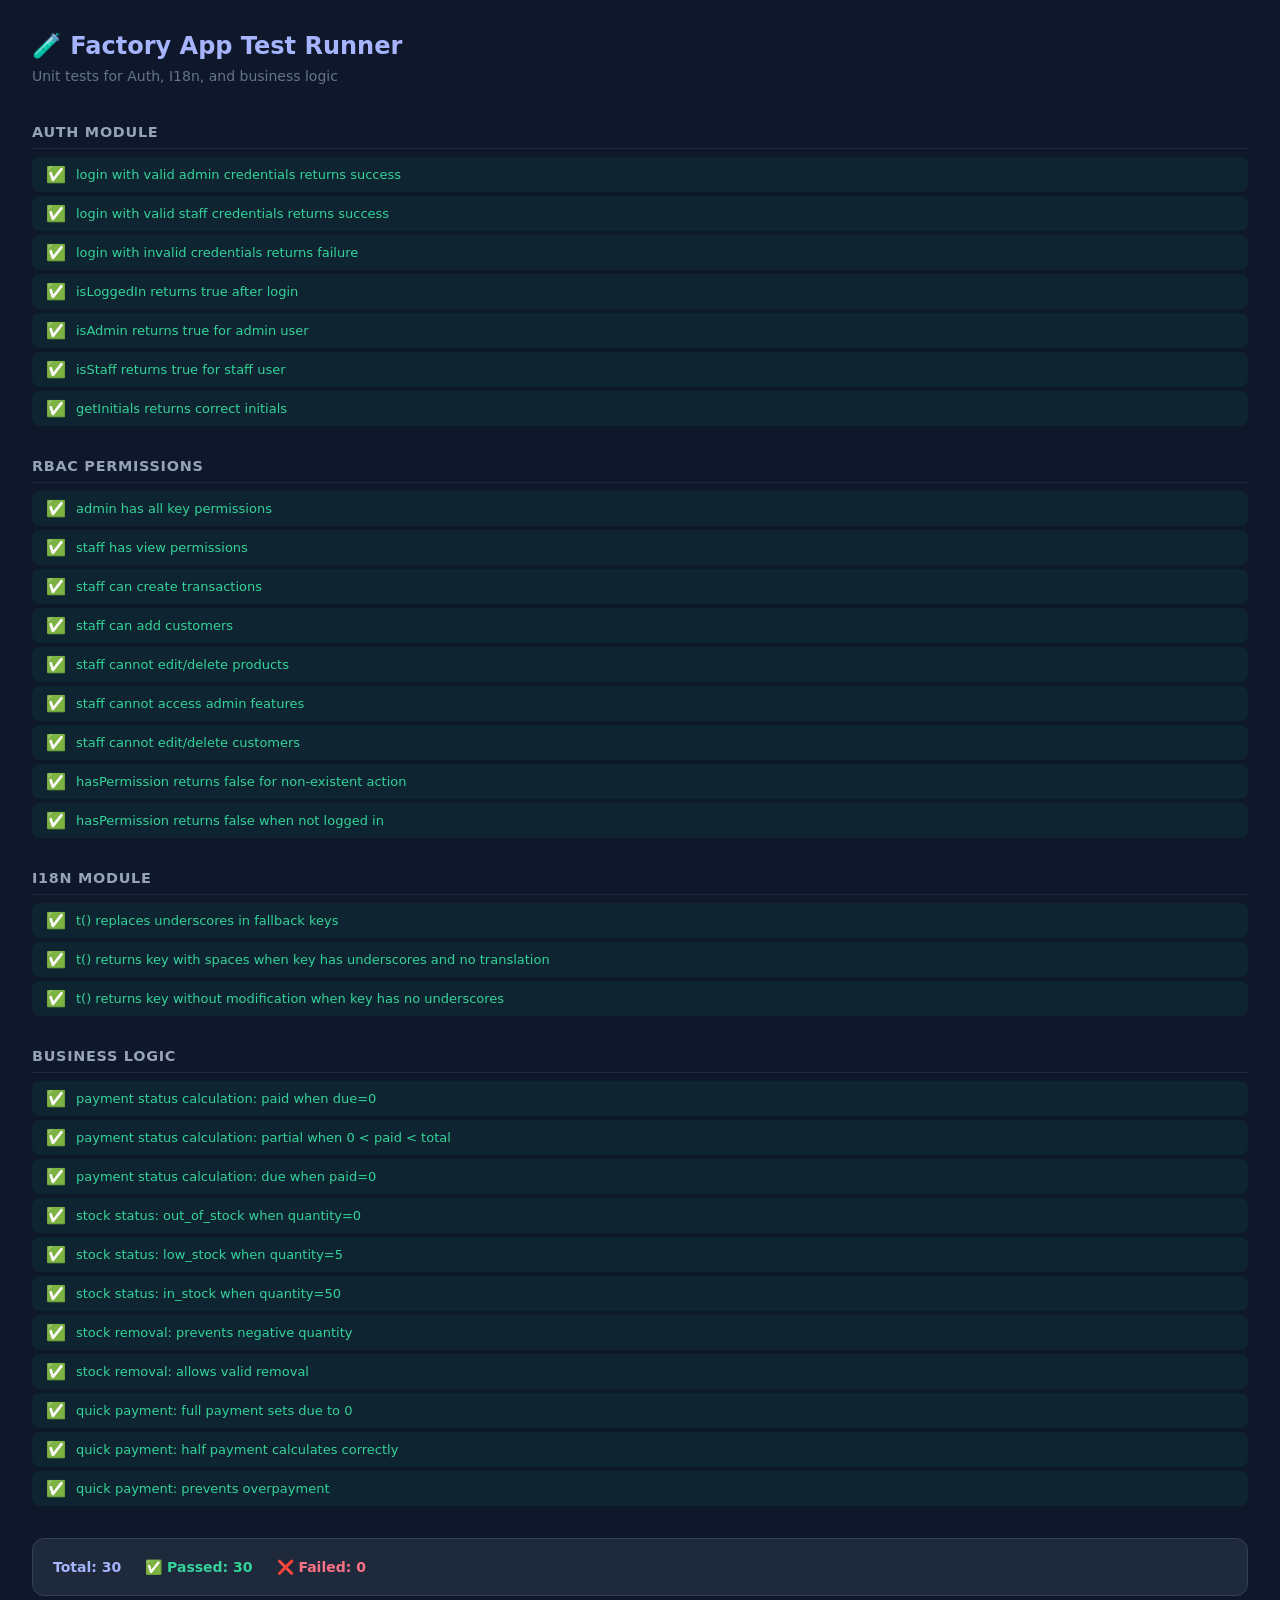
<file: tests/test-runner.html>
<!DOCTYPE html>
<html lang="en">
<head>
  <meta charset="UTF-8">
  <meta name="viewport" content="width=device-width, initial-scale=1.0">
  <title>Factory App — Test Runner</title>
  <style>
    *, *::before, *::after { margin: 0; padding: 0; box-sizing: border-box; }
    body {
      font-family: 'Inter', system-ui, sans-serif;
      background: #0f172a; color: #e2e8f0;
      padding: 32px; min-height: 100vh;
    }
    h1 { font-size: 1.5rem; font-weight: 800; margin-bottom: 8px; color: #a5b4fc; }
    .subtitle { color: #64748b; margin-bottom: 32px; font-size: 0.875rem; }
    .test-suite { margin-bottom: 24px; }
    .suite-title {
      font-size: 0.9rem; font-weight: 700; color: #94a3b8;
      text-transform: uppercase; letter-spacing: 0.05em;
      padding: 8px 0; border-bottom: 1px solid #1e293b; margin-bottom: 8px;
    }
    .test-result {
      padding: 8px 14px; border-radius: 8px; margin-bottom: 4px;
      font-size: 0.8125rem; display: flex; align-items: center; gap: 10px;
    }
    .test-result.pass { background: rgba(16, 185, 129, 0.08); color: #34d399; }
    .test-result.fail { background: rgba(244, 63, 94, 0.08); color: #fb7185; }
    .test-result .icon { font-size: 1rem; }
    .test-result .error-msg { color: #fb7185; font-size: 0.75rem; margin-left: auto; }
    .summary {
      margin-top: 32px; padding: 20px; border-radius: 12px;
      background: #1e293b; border: 1px solid #334155;
      display: flex; gap: 24px; font-size: 0.875rem;
    }
    .summary .stat { font-weight: 700; }
    .summary .pass-count { color: #34d399; }
    .summary .fail-count { color: #fb7185; }
    .summary .total-count { color: #a5b4fc; }
  </style>
</head>
<body>
  <h1>🧪 Factory App Test Runner</h1>
  <p class="subtitle">Unit tests for Auth, I18n, and business logic</p>
  <div id="test-output"></div>
  <div id="test-summary" class="summary"></div>

  <!-- Load app dependencies in order -->
  <script src="../js/auth.js"></script>
  <script src="../js/i18n.js"></script>
  <script src="tests.js"></script>
</body>
</html>
</file>
